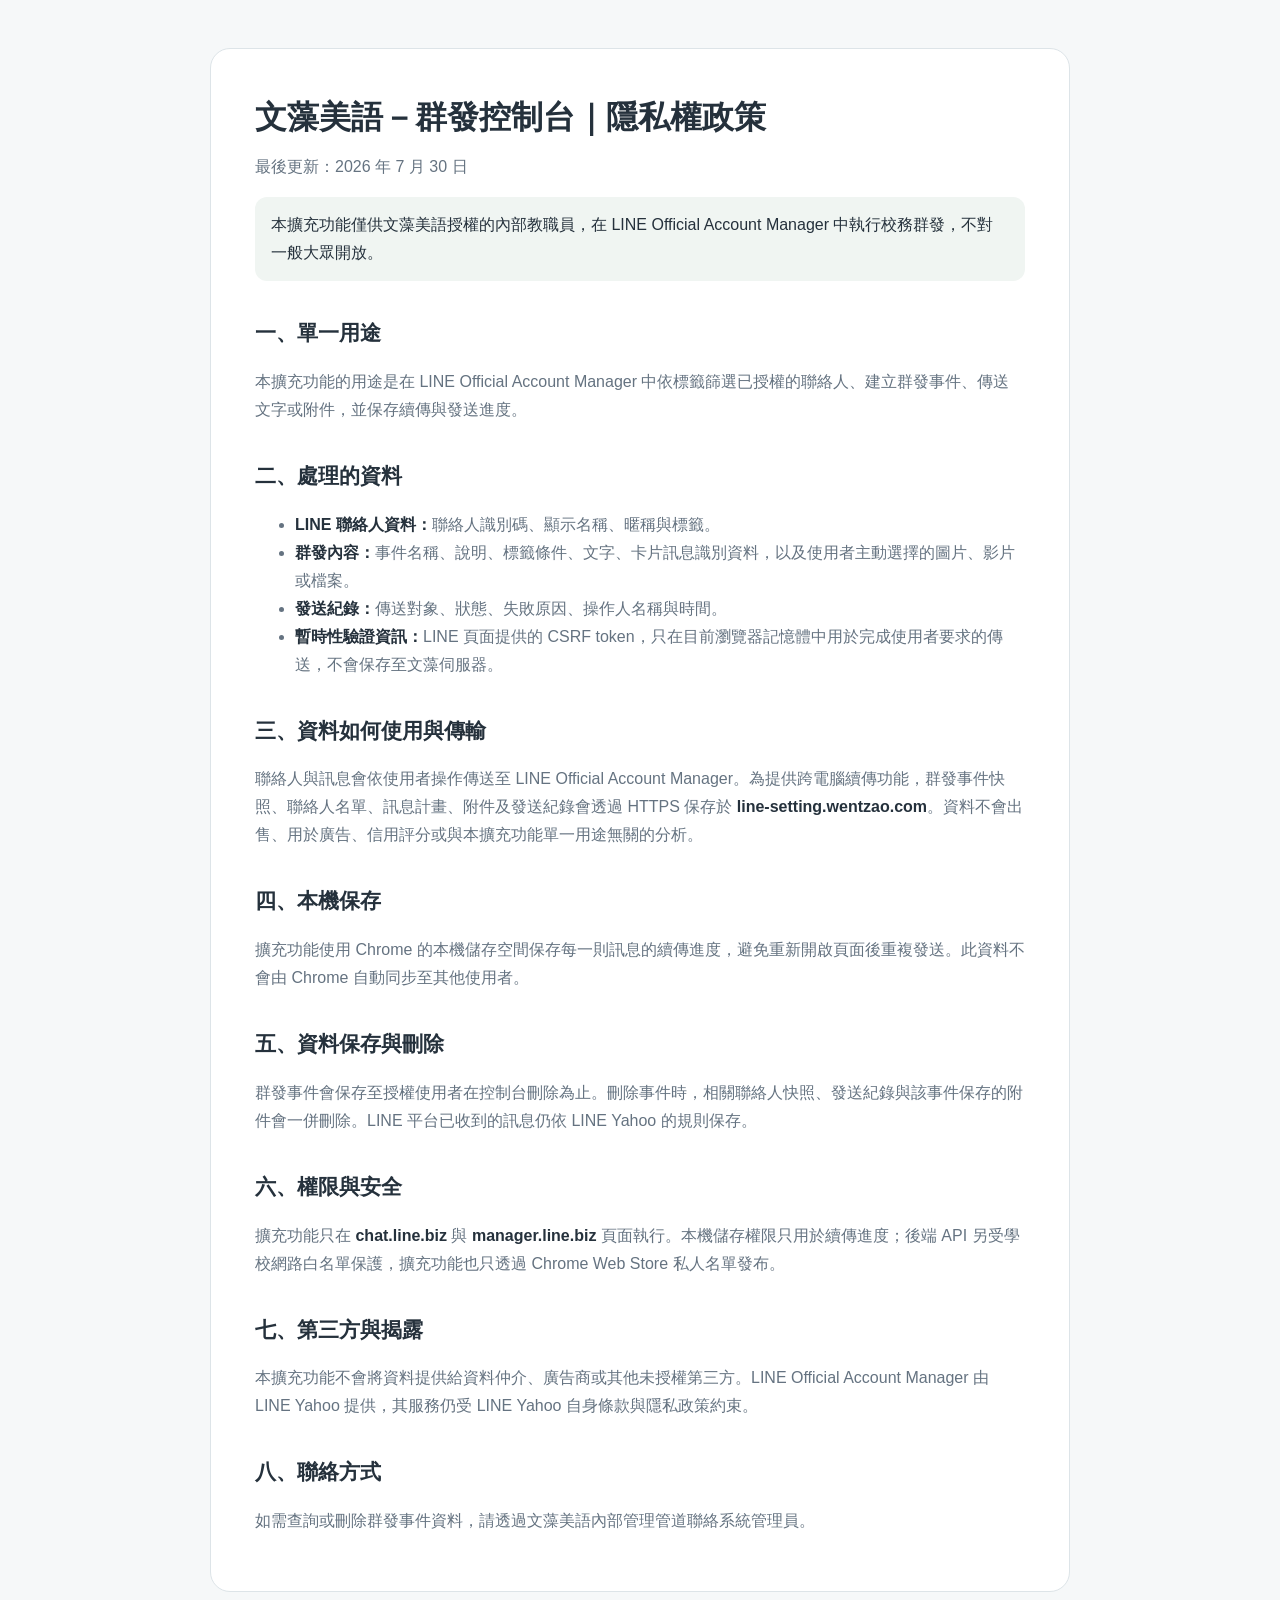
<file: templates/privacy_line_broadcast_console.html>
<!doctype html>
<html lang="zh-Hant">
<head>
  <meta charset="utf-8">
  <meta name="viewport" content="width=device-width, initial-scale=1">
  <title>文藻美語－群發控制台｜隱私權政策</title>
  <style>
    :root { color-scheme: light; --ink:#25313c; --muted:#657381; --line:#dde4e8; --green:#00995c; }
    * { box-sizing: border-box; }
    body { margin:0; font:16px/1.75 -apple-system,BlinkMacSystemFont,"PingFang TC","Noto Sans TC",sans-serif; color:var(--ink); background:#f6f8f9; }
    main { width:min(860px,calc(100% - 32px)); margin:48px auto; padding:40px 44px; background:#fff; border:1px solid var(--line); border-radius:20px; }
    h1 { margin:0 0 8px; font-size:32px; } h2 { margin:34px 0 8px; font-size:21px; }
    p,li { color:var(--muted); } strong { color:var(--ink); } a { color:var(--green); }
    .meta { margin:0; } .notice { padding:14px 16px; border-radius:12px; background:#f0f5f2; color:var(--ink); }
    @media (max-width:640px) { main { margin:16px auto; padding:28px 22px; } }
  </style>
</head>
<body>
<main>
  <h1>文藻美語－群發控制台｜隱私權政策</h1>
  <p class="meta">最後更新：2026 年 7 月 30 日</p>
  <p class="notice">本擴充功能僅供文藻美語授權的內部教職員，在 LINE Official Account Manager 中執行校務群發，不對一般大眾開放。</p>

  <h2>一、單一用途</h2>
  <p>本擴充功能的用途是在 LINE Official Account Manager 中依標籤篩選已授權的聯絡人、建立群發事件、傳送文字或附件，並保存續傳與發送進度。</p>

  <h2>二、處理的資料</h2>
  <ul>
    <li><strong>LINE 聯絡人資料：</strong>聯絡人識別碼、顯示名稱、暱稱與標籤。</li>
    <li><strong>群發內容：</strong>事件名稱、說明、標籤條件、文字、卡片訊息識別資料，以及使用者主動選擇的圖片、影片或檔案。</li>
    <li><strong>發送紀錄：</strong>傳送對象、狀態、失敗原因、操作人名稱與時間。</li>
    <li><strong>暫時性驗證資訊：</strong>LINE 頁面提供的 CSRF token，只在目前瀏覽器記憶體中用於完成使用者要求的傳送，不會保存至文藻伺服器。</li>
  </ul>

  <h2>三、資料如何使用與傳輸</h2>
  <p>聯絡人與訊息會依使用者操作傳送至 LINE Official Account Manager。為提供跨電腦續傳功能，群發事件快照、聯絡人名單、訊息計畫、附件及發送紀錄會透過 HTTPS 保存於 <strong>line-setting.wentzao.com</strong>。資料不會出售、用於廣告、信用評分或與本擴充功能單一用途無關的分析。</p>

  <h2>四、本機保存</h2>
  <p>擴充功能使用 Chrome 的本機儲存空間保存每一則訊息的續傳進度，避免重新開啟頁面後重複發送。此資料不會由 Chrome 自動同步至其他使用者。</p>

  <h2>五、資料保存與刪除</h2>
  <p>群發事件會保存至授權使用者在控制台刪除為止。刪除事件時，相關聯絡人快照、發送紀錄與該事件保存的附件會一併刪除。LINE 平台已收到的訊息仍依 LINE Yahoo 的規則保存。</p>

  <h2>六、權限與安全</h2>
  <p>擴充功能只在 <strong>chat.line.biz</strong> 與 <strong>manager.line.biz</strong> 頁面執行。本機儲存權限只用於續傳進度；後端 API 另受學校網路白名單保護，擴充功能也只透過 Chrome Web Store 私人名單發布。</p>

  <h2>七、第三方與揭露</h2>
  <p>本擴充功能不會將資料提供給資料仲介、廣告商或其他未授權第三方。LINE Official Account Manager 由 LINE Yahoo 提供，其服務仍受 LINE Yahoo 自身條款與隱私政策約束。</p>

  <h2>八、聯絡方式</h2>
  <p>如需查詢或刪除群發事件資料，請透過文藻美語內部管理管道聯絡系統管理員。</p>
</main>
</body>
</html>
</file>
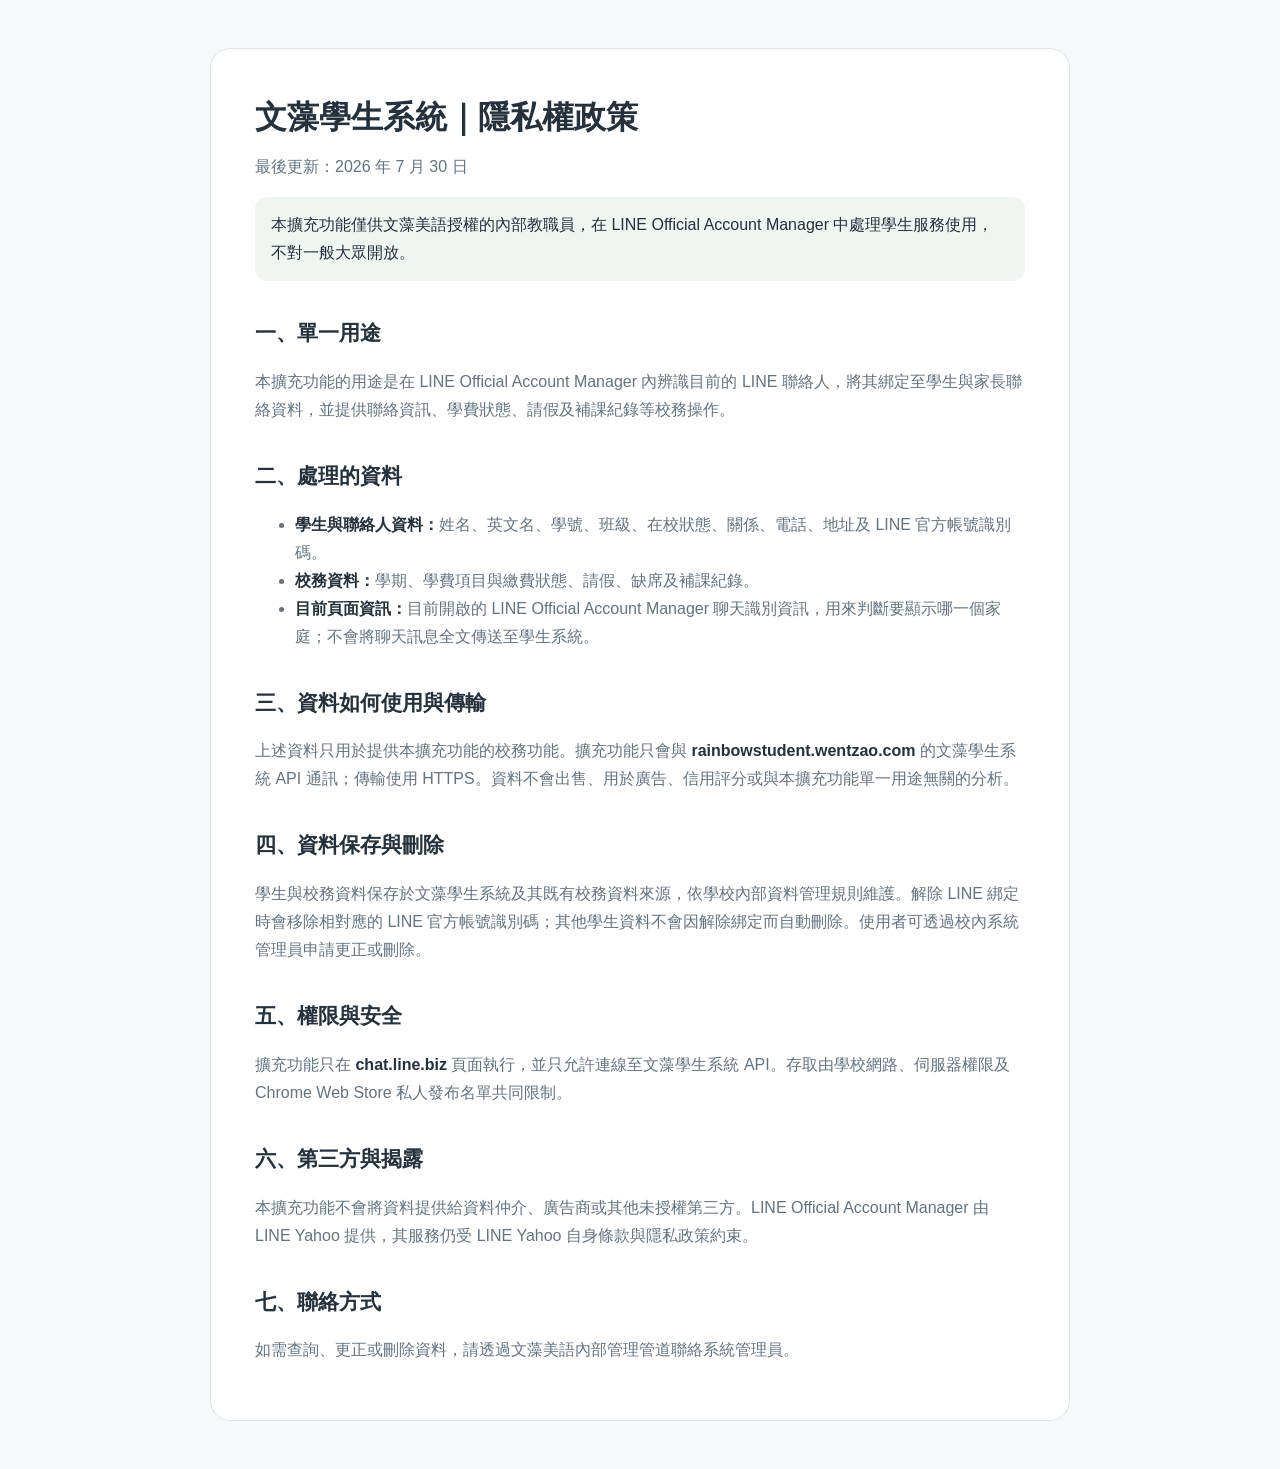
<file: templates/privacy_wentzao_student_system.html>
<!doctype html>
<html lang="zh-Hant">
<head>
  <meta charset="utf-8">
  <meta name="viewport" content="width=device-width, initial-scale=1">
  <title>文藻學生系統｜隱私權政策</title>
  <style>
    :root { color-scheme: light; --ink:#25313c; --muted:#657381; --line:#dde4e8; --green:#00995c; }
    * { box-sizing: border-box; }
    body { margin:0; font:16px/1.75 -apple-system,BlinkMacSystemFont,"PingFang TC","Noto Sans TC",sans-serif; color:var(--ink); background:#f6f8f9; }
    main { width:min(860px,calc(100% - 32px)); margin:48px auto; padding:40px 44px; background:#fff; border:1px solid var(--line); border-radius:20px; }
    h1 { margin:0 0 8px; font-size:32px; } h2 { margin:34px 0 8px; font-size:21px; }
    p,li { color:var(--muted); } strong { color:var(--ink); } a { color:var(--green); }
    .meta { margin:0; } .notice { padding:14px 16px; border-radius:12px; background:#f0f5f2; color:var(--ink); }
    @media (max-width:640px) { main { margin:16px auto; padding:28px 22px; } }
  </style>
</head>
<body>
<main>
  <h1>文藻學生系統｜隱私權政策</h1>
  <p class="meta">最後更新：2026 年 7 月 30 日</p>
  <p class="notice">本擴充功能僅供文藻美語授權的內部教職員，在 LINE Official Account Manager 中處理學生服務使用，不對一般大眾開放。</p>

  <h2>一、單一用途</h2>
  <p>本擴充功能的用途是在 LINE Official Account Manager 內辨識目前的 LINE 聯絡人，將其綁定至學生與家長聯絡資料，並提供聯絡資訊、學費狀態、請假及補課紀錄等校務操作。</p>

  <h2>二、處理的資料</h2>
  <ul>
    <li><strong>學生與聯絡人資料：</strong>姓名、英文名、學號、班級、在校狀態、關係、電話、地址及 LINE 官方帳號識別碼。</li>
    <li><strong>校務資料：</strong>學期、學費項目與繳費狀態、請假、缺席及補課紀錄。</li>
    <li><strong>目前頁面資訊：</strong>目前開啟的 LINE Official Account Manager 聊天識別資訊，用來判斷要顯示哪一個家庭；不會將聊天訊息全文傳送至學生系統。</li>
  </ul>

  <h2>三、資料如何使用與傳輸</h2>
  <p>上述資料只用於提供本擴充功能的校務功能。擴充功能只會與 <strong>rainbowstudent.wentzao.com</strong> 的文藻學生系統 API 通訊；傳輸使用 HTTPS。資料不會出售、用於廣告、信用評分或與本擴充功能單一用途無關的分析。</p>

  <h2>四、資料保存與刪除</h2>
  <p>學生與校務資料保存於文藻學生系統及其既有校務資料來源，依學校內部資料管理規則維護。解除 LINE 綁定時會移除相對應的 LINE 官方帳號識別碼；其他學生資料不會因解除綁定而自動刪除。使用者可透過校內系統管理員申請更正或刪除。</p>

  <h2>五、權限與安全</h2>
  <p>擴充功能只在 <strong>chat.line.biz</strong> 頁面執行，並只允許連線至文藻學生系統 API。存取由學校網路、伺服器權限及 Chrome Web Store 私人發布名單共同限制。</p>

  <h2>六、第三方與揭露</h2>
  <p>本擴充功能不會將資料提供給資料仲介、廣告商或其他未授權第三方。LINE Official Account Manager 由 LINE Yahoo 提供，其服務仍受 LINE Yahoo 自身條款與隱私政策約束。</p>

  <h2>七、聯絡方式</h2>
  <p>如需查詢、更正或刪除資料，請透過文藻美語內部管理管道聯絡系統管理員。</p>
</main>
</body>
</html>
</file>
